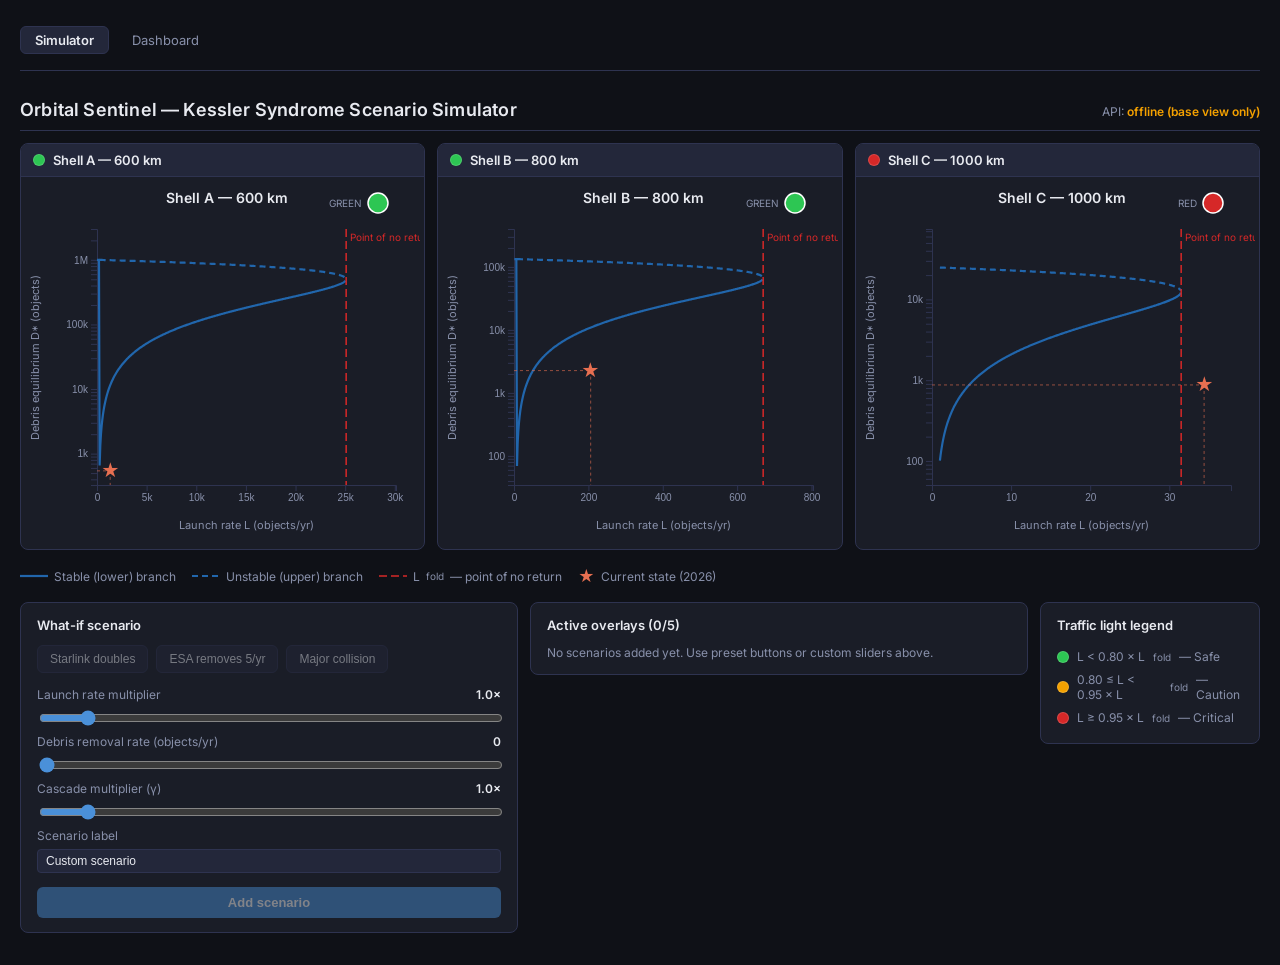
<file: frontend/index.html>
<!DOCTYPE html>
<html lang="en">
<head>
  <meta charset="UTF-8" />
  <meta name="viewport" content="width=device-width, initial-scale=1.0" />
  <title>Orbital Sentinel — Kessler Scenario Simulator</title>
  <link rel="stylesheet" href="styles.css" />

  <!--
    No CDN dependencies — all scripts bundled locally for offline demo day.
    Vendor files live in frontend/vendor/ (see README for download instructions).
    Fallback: if vendor/ is missing, CDN links below are used automatically.
  -->

  <!-- D3 v7 -->
  <script>
    // Try local first; on error the onerror handler loads from CDN.
    // This makes the page work both offline (vendor/) and with just a browser.
  </script>
  <script src="vendor/d3.v7.min.js" onerror="
    var s=document.createElement('script');
    s.src='https://cdn.jsdelivr.net/npm/d3@7/dist/d3.min.js';
    document.head.appendChild(s);
  "></script>

  <!-- React 18 + ReactDOM (development builds — small, readable errors) -->
  <script src="vendor/react.development.js" onerror="
    var s=document.createElement('script');
    s.src='https://unpkg.com/react@18/umd/react.development.js';
    document.head.appendChild(s);
  "></script>
  <script src="vendor/react-dom.development.js" onerror="
    var s=document.createElement('script');
    s.src='https://unpkg.com/react-dom@18/umd/react-dom.development.js';
    document.head.appendChild(s);
  "></script>

  <!-- Babel standalone (transpiles JSX in-browser — fine for demo day) -->
  <script src="vendor/babel.min.js" onerror="
    var s=document.createElement('script');
    s.src='https://unpkg.com/@babel/standalone/babel.min.js';
    document.head.appendChild(s);
  "></script>

  <!-- Google Fonts (Inter) — gracefully degrades to system-ui if offline -->
  <link rel="preconnect" href="https://fonts.googleapis.com" />
  <link href="https://fonts.googleapis.com/css2?family=Inter:wght@400;600&display=swap"
        rel="stylesheet" crossorigin />
</head>
<body>

  <div id="root">
    <div class="loading">Loading…</div>
  </div>

  <!-- D3 chart component (plain JS, no JSX) -->
  <script src="chart.js"></script>

  <!-- React application (JSX, transpiled by Babel) -->
  <script type="text/babel" src="app.jsx"></script>

</body>
</html>
</file>
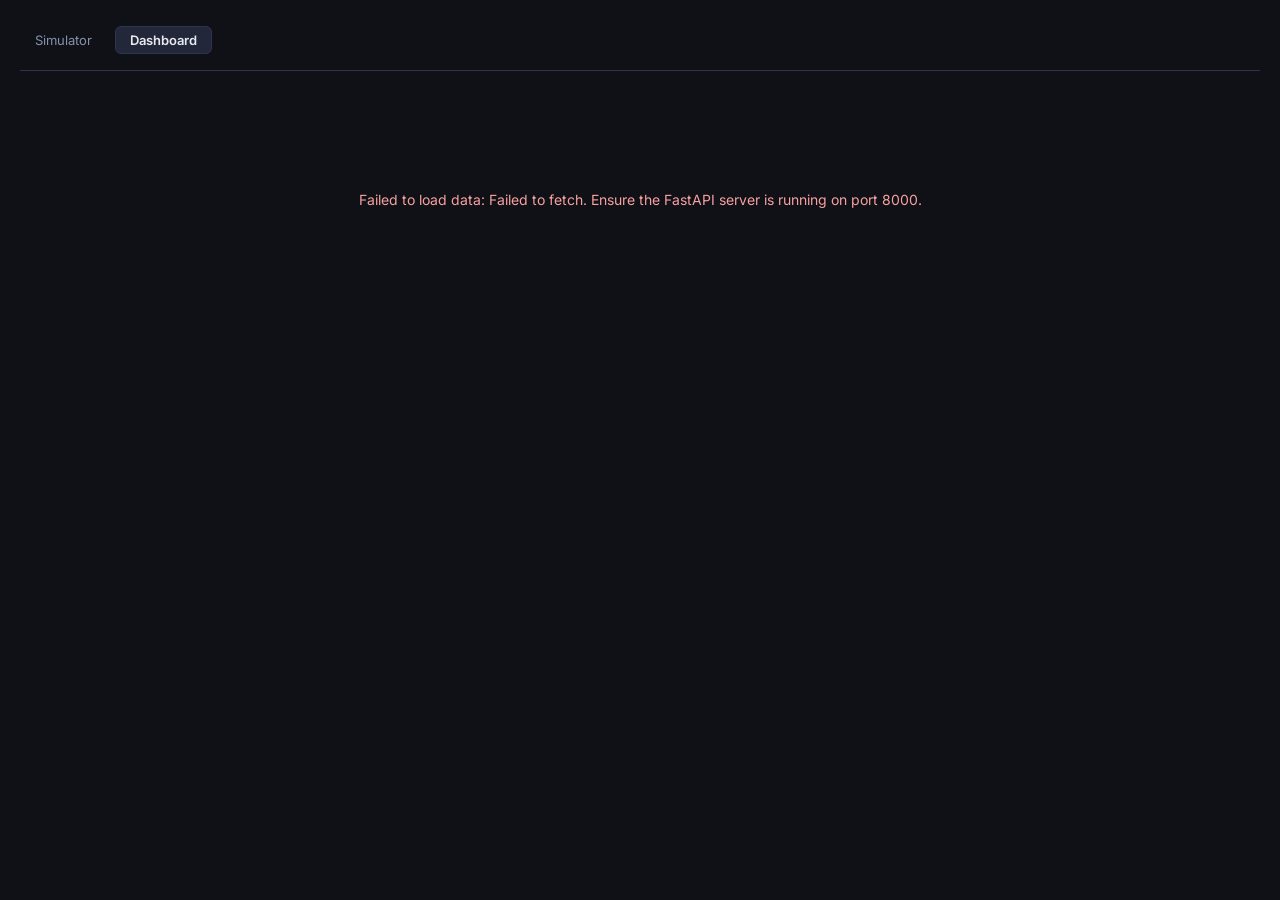
<file: frontend/dashboard.html>
<!DOCTYPE html>
<html lang="en">
<head>
  <meta charset="UTF-8" />
  <meta name="viewport" content="width=device-width, initial-scale=1.0" />
  <title>Orbital Sentinel — Early Warning Dashboard</title>
  <link rel="stylesheet" href="styles.css" />
  <link rel="stylesheet" href="dashboard.css" />
  <link rel="preconnect" href="https://fonts.googleapis.com" />
  <link href="https://fonts.googleapis.com/css2?family=Inter:wght@400;600;700&display=swap"
        rel="stylesheet" crossorigin />

  <script src="vendor/d3.v7.min.js" onerror="
    var s=document.createElement('script');
    s.src='https://cdn.jsdelivr.net/npm/d3@7/dist/d3.min.js';
    document.head.appendChild(s);
  "></script>
  <script src="vendor/react.development.js" onerror="
    var s=document.createElement('script');
    s.src='https://unpkg.com/react@18/umd/react.development.js';
    document.head.appendChild(s);
  "></script>
  <script src="vendor/react-dom.development.js" onerror="
    var s=document.createElement('script');
    s.src='https://unpkg.com/react-dom@18/umd/react-dom.development.js';
    document.head.appendChild(s);
  "></script>
  <script src="vendor/babel.min.js" onerror="
    var s=document.createElement('script');
    s.src='https://unpkg.com/@babel/standalone/babel.min.js';
    document.head.appendChild(s);
  "></script>
</head>
<body>
  <div id="root"><div class="loading">Loading…</div></div>
  <script type="text/babel" src="dashboard.jsx"></script>
</body>
</html>
</file>
<file: frontend/styles.css>
/* ============================================================
   Orbital Sentinel — Module 2 Scenario Simulator
   styles.css
   ============================================================ */

*, *::before, *::after { box-sizing: border-box; }

:root {
  --bg:       #0f1117;
  --bg2:      #1a1d27;
  --bg3:      #23273a;
  --border:   #2e3350;
  --text:     #e8eaf0;
  --text-dim: #8890aa;
  --accent:   #4a90d9;
  --green:    #2DC653;
  --amber:    #F4A100;
  --red:      #D62828;
  --font:     "Inter", system-ui, sans-serif;
}

html, body {
  margin: 0; padding: 0;
  background: var(--bg);
  color: var(--text);
  font-family: var(--font);
  font-size: 14px;
  min-height: 100vh;
}

/* ---- Nav bar (shared across all pages) ---- */
.nav-bar {
  display: flex;
  gap: 8px;
  padding: 10px 0 16px;
  border-bottom: 1px solid var(--border);
  margin-bottom: 16px;
}
.nav-bar a {
  color: var(--text-dim);
  text-decoration: none;
  font-size: 13px;
  padding: 5px 14px;
  border-radius: 6px;
  border: 1px solid transparent;
  transition: all 0.15s;
}
.nav-bar a:hover  { color: var(--text); background: var(--bg3); }
.nav-bar a.active { color: var(--text); border-color: var(--border); background: var(--bg3); font-weight: 600; }

/* ---- App layout ---- */

.app {
  display: flex;
  flex-direction: column;
  gap: 12px;
  padding: 16px 20px 32px;
  max-width: 1600px;
  margin: 0 auto;
}

.app-header {
  display: flex;
  align-items: baseline;
  gap: 16px;
  padding-bottom: 10px;
  border-bottom: 1px solid var(--border);
}

.app-header h1 {
  margin: 0;
  font-size: 18px;
  font-weight: 600;
  letter-spacing: 0.01em;
}

.api-status {
  margin-left: auto;
  font-size: 12px;
  color: var(--text-dim);
}
.api-ok  { color: var(--green); font-weight: 600; }
.api-down{ color: var(--amber); font-weight: 600; }

/* ---- Charts row ---- */

.charts-row {
  display: grid;
  grid-template-columns: repeat(3, 1fr);
  gap: 12px;
}

.shell-panel {
  background: var(--bg2);
  border: 1px solid var(--border);
  border-radius: 8px;
  overflow: hidden;
}

.shell-header {
  display: flex;
  align-items: center;
  gap: 8px;
  padding: 8px 12px;
  background: var(--bg3);
  border-bottom: 1px solid var(--border);
}

.shell-title {
  font-size: 13px;
  font-weight: 600;
}

.chart-container {
  padding: 4px 4px 8px;
}

.chart-container svg { display: block; width: 100%; }

/* ---- D3 text styles ---- */

.chart-title {
  font-size: 14px;
  font-weight: 600;
  fill: var(--text);
}

.axis-label {
  font-size: 11px;
  fill: var(--text-dim);
}

.fold-label {
  font-size: 10px;
  fill: var(--red);
}

.traffic-label {
  font-size: 10px;
  fill: var(--text-dim);
}

.x-axis text, .y-axis text { fill: var(--text-dim); font-size: 10px; }
.x-axis path, .x-axis line,
.y-axis path, .y-axis line { stroke: var(--border); }

/* ---- Legend row ---- */

.legend-row {
  display: flex;
  flex-wrap: wrap;
  gap: 16px;
  font-size: 12px;
  color: var(--text-dim);
  padding: 4px 0;
}

.legend-item {
  display: flex;
  align-items: center;
  gap: 6px;
}

/* ---- Control panel ---- */

.control-panel {
  display: grid;
  grid-template-columns: 1fr 1fr 220px;
  gap: 12px;
  align-items: start;
}

.panel-section {
  background: var(--bg2);
  border: 1px solid var(--border);
  border-radius: 8px;
  padding: 14px 16px;
}

.panel-section h3 {
  margin: 0 0 12px;
  font-size: 13px;
  font-weight: 600;
  color: var(--text);
}

/* ---- Preset buttons ---- */

.presets {
  display: flex;
  flex-wrap: wrap;
  gap: 8px;
  margin-bottom: 14px;
}

.btn-preset {
  background: var(--bg3);
  color: var(--text);
  border: 1px solid var(--border);
  border-radius: 6px;
  padding: 6px 12px;
  font-size: 12px;
  cursor: pointer;
  transition: background 0.15s;
}
.btn-preset:hover:not(:disabled) { background: #2e3350; }
.btn-preset:disabled { opacity: 0.45; cursor: not-allowed; }

/* ---- Parameter grid ---- */

.params-grid {
  display: grid;
  grid-template-columns: 1fr;
  gap: 6px;
  margin-bottom: 14px;
}

.params-grid label {
  display: flex;
  justify-content: space-between;
  font-size: 12px;
  color: var(--text-dim);
}

.param-value {
  color: var(--text);
  font-weight: 600;
  min-width: 40px;
  text-align: right;
}

.params-grid input[type="range"] {
  width: 100%;
  accent-color: var(--accent);
}

.label-input {
  width: 100%;
  background: var(--bg3);
  border: 1px solid var(--border);
  border-radius: 4px;
  color: var(--text);
  padding: 4px 8px;
  font-size: 12px;
}

/* ---- Compute button ---- */

.btn-compute {
  width: 100%;
  background: var(--accent);
  color: #fff;
  border: none;
  border-radius: 6px;
  padding: 8px 0;
  font-size: 13px;
  font-weight: 600;
  cursor: pointer;
  transition: background 0.15s;
}
.btn-compute:hover:not(:disabled) { background: #3a7bc8; }
.btn-compute:disabled { opacity: 0.45; cursor: not-allowed; }

/* ---- Toast error ---- */

.toast-error {
  margin-top: 8px;
  background: #3d1515;
  border: 1px solid var(--red);
  border-radius: 4px;
  padding: 6px 10px;
  font-size: 11px;
  color: #f8a0a0;
}

/* ---- Scenarios list ---- */

.no-scenarios {
  font-size: 12px;
  color: var(--text-dim);
  margin: 0;
}

.scenario-item {
  display: flex;
  align-items: center;
  gap: 8px;
  padding: 6px 0;
  border-bottom: 1px solid var(--border);
}

.scenario-item:last-of-type { border-bottom: none; }

.scenario-swatch {
  width: 12px;
  height: 12px;
  border-radius: 50%;
  flex-shrink: 0;
}

.scenario-label {
  flex: 1;
  font-size: 12px;
  white-space: nowrap;
  overflow: hidden;
  text-overflow: ellipsis;
}

.scenario-lights {
  display: flex;
  gap: 4px;
}

.btn-remove {
  background: none;
  border: none;
  color: var(--text-dim);
  cursor: pointer;
  font-size: 13px;
  padding: 0 2px;
  line-height: 1;
}
.btn-remove:hover { color: var(--red); }

.btn-clear-all {
  margin-top: 10px;
  width: 100%;
  background: var(--red);
  color: #fff;
  border: none;
  border-radius: 6px;
  padding: 7px 0;
  font-size: 12px;
  font-weight: 600;
  cursor: pointer;
  transition: background 0.15s;
}
.btn-clear-all:hover { background: #b02020; }

/* ---- Traffic-light indicator ---- */

.traffic-light {
  display: inline-block;
  width: 12px;
  height: 12px;
  border-radius: 50%;
  border: 1px solid rgba(255,255,255,0.15);
  flex-shrink: 0;
}

/* ---- Traffic-light legend ---- */

.tl-legend .tl-row {
  display: flex;
  align-items: center;
  gap: 8px;
  font-size: 12px;
  color: var(--text-dim);
  padding: 4px 0;
}

/* ---- Tooltip ---- */

.tooltip {
  position: fixed;
  background: var(--bg3);
  border: 1px solid var(--border);
  border-radius: 6px;
  padding: 8px 12px;
  font-size: 12px;
  color: var(--text);
  pointer-events: none;
  z-index: 1000;
  max-width: 220px;
  line-height: 1.5;
}

.tl-green { color: var(--green); font-weight: 700; }
.tl-amber { color: var(--amber); font-weight: 700; }
.tl-red   { color: var(--red);   font-weight: 700; }

/* ---- Loading / error states ---- */

.loading, .error-banner {
  display: flex;
  justify-content: center;
  align-items: center;
  height: 200px;
  font-size: 14px;
  color: var(--text-dim);
}

.error-banner { color: #f8a0a0; }

/* ---- Responsive (demo laptop) ---- */

@media (max-width: 1100px) {
  .charts-row { grid-template-columns: 1fr 1fr; }
  .control-panel { grid-template-columns: 1fr 1fr; }
}

@media (max-width: 700px) {
  .charts-row { grid-template-columns: 1fr; }
  .control-panel { grid-template-columns: 1fr; }
}
</file>
<file: frontend/dashboard.css>
/* ============================================================
   Orbital Sentinel — Early Warning Dashboard
   dashboard.css  (extends styles.css variables)
   ============================================================ */

/* ---- Dashboard header ---- */
.dash-header { margin-bottom: 24px; }
.dash-header h1 { margin: 0 0 4px; font-size: 22px; font-weight: 700; }
.dash-header .subtitle { color: var(--text-dim); font-size: 13px; margin: 0 0 6px; }
.dash-header .explainer {
  font-size: 12px;
  color: var(--text-dim);
  padding: 6px 12px;
  background: var(--bg2);
  border: 1px solid var(--border);
  border-radius: 6px;
  display: inline-block;
}
.dash-header .timestamp { font-size: 11px; color: var(--text-dim); margin-top: 6px; }

/* ---- Loading state ---- */
.dash-loading {
  display: flex;
  flex-direction: column;
  align-items: center;
  justify-content: center;
  gap: 16px;
  height: 340px;
  color: var(--text-dim);
}
.spinner {
  width: 36px; height: 36px;
  border: 3px solid var(--border);
  border-top-color: var(--accent);
  border-radius: 50%;
  animation: spin 0.8s linear infinite;
}
@keyframes spin { to { transform: rotate(360deg); } }

/* ---- Cache warning banner ---- */
.cache-banner {
  background: #2a2000;
  border: 1px solid var(--amber);
  border-radius: 6px;
  padding: 8px 14px;
  font-size: 12px;
  color: #f4d03f;
  margin-bottom: 16px;
}

/* ---- Section titles ---- */
.section-title {
  font-size: 15px;
  font-weight: 600;
  margin: 28px 0 14px;
  padding-bottom: 6px;
  border-bottom: 1px solid var(--border);
}

/* ---- Section 1: Status cards ---- */
.status-cards {
  display: grid;
  grid-template-columns: repeat(3, 1fr);
  gap: 14px;
}

.status-card {
  border-radius: 10px;
  border-width: 2px;
  border-style: solid;
  padding: 18px 20px;
  display: flex;
  flex-direction: column;
  gap: 12px;
}
.status-card.green { border-color: #2DC653; background: #0a1f10; }
.status-card.amber { border-color: #F4A100; background: #1f1500; }
.status-card.red   { border-color: #D62828; background: #1f0808; }

.card-header {
  display: flex;
  align-items: center;
  gap: 12px;
}
.card-tl-dot {
  width: 28px; height: 28px;
  border-radius: 50%;
  flex-shrink: 0;
  border: 2px solid rgba(255,255,255,0.15);
}
.card-shell-name { font-size: 15px; font-weight: 700; }
.card-status-text { font-size: 12px; color: var(--text-dim); }

/* Progress bar */
.progress-wrap { display: flex; flex-direction: column; gap: 4px; }
.progress-label {
  display: flex;
  justify-content: space-between;
  font-size: 11px;
  color: var(--text-dim);
}
.progress-bar-bg {
  height: 8px;
  background: var(--bg3);
  border-radius: 4px;
  overflow: visible;
  position: relative;
}
.progress-bar-fill {
  height: 100%;
  border-radius: 4px;
  transition: width 0.4s ease;
  max-width: 100%;
}
.progress-bar-fill.green { background: #2DC653; }
.progress-bar-fill.amber { background: #F4A100; }
.progress-bar-fill.red   { background: #D62828; }
/* Past-fold indicator */
.progress-bar-overflow {
  position: absolute;
  top: 0; right: 0;
  height: 100%;
  width: 6px;
  background: #ff4444;
  border-radius: 0 4px 4px 0;
  animation: pulse 1s ease-in-out infinite alternate;
}
@keyframes pulse { from { opacity: 0.5; } to { opacity: 1; } }

/* Stats grid */
.stats-grid {
  display: grid;
  grid-template-columns: 1fr 1fr;
  gap: 8px 16px;
}
.stat-item { display: flex; flex-direction: column; gap: 2px; }
.stat-label { font-size: 10px; color: var(--text-dim); text-transform: uppercase; letter-spacing: 0.04em; }
.stat-value { font-size: 15px; font-weight: 600; font-variant-numeric: tabular-nums; }
.stat-unit  { font-size: 10px; color: var(--text-dim); }
.trend-up   { color: var(--red); }
.trend-down { color: var(--green); }
.trend-stable { color: var(--text-dim); }

/* Interpretation line */
.card-interp {
  font-size: 12px;
  color: var(--text-dim);
  font-style: italic;
  border-top: 1px solid rgba(255,255,255,0.06);
  padding-top: 8px;
}

/* ---- Section 2: Indicator charts ---- */
.indicator-grid {
  display: grid;
  grid-template-columns: repeat(3, 1fr);
  gap: 14px;
}

.indicator-col { display: flex; flex-direction: column; gap: 10px; }
.indicator-col-title {
  font-size: 13px;
  font-weight: 600;
  text-align: center;
  padding: 6px;
  background: var(--bg3);
  border-radius: 6px;
  border: 1px solid var(--border);
}

.indicator-chart-card {
  background: var(--bg2);
  border: 1px solid var(--border);
  border-radius: 8px;
  padding: 10px;
}
.indicator-chart-card h4 {
  margin: 0 0 6px;
  font-size: 11px;
  font-weight: 600;
  color: var(--text-dim);
  text-transform: uppercase;
  letter-spacing: 0.05em;
}
.indicator-chart-card .annotation {
  font-size: 10px;
  color: var(--text-dim);
  font-style: italic;
  margin-top: 4px;
}

/* ---- Section 3: Explainer ---- */
.explainer-grid {
  display: grid;
  grid-template-columns: 1fr 1fr;
  gap: 14px;
}
.explainer-card {
  background: var(--bg2);
  border: 1px solid var(--border);
  border-radius: 8px;
  padding: 16px 20px;
}
.explainer-card h3 { margin: 0 0 10px; font-size: 13px; font-weight: 600; }
.explainer-card p, .explainer-card li {
  font-size: 12px;
  color: var(--text-dim);
  line-height: 1.65;
  margin: 0 0 6px;
}
.explainer-card ul { padding-left: 16px; margin: 0; }
.tl-line { display: flex; align-items: flex-start; gap: 8px; margin-bottom: 8px; }
.tl-dot-sm {
  width: 12px; height: 12px; border-radius: 50%; flex-shrink: 0; margin-top: 2px;
  border: 1px solid rgba(255,255,255,0.15);
}

/* ---- Section 4: Shell C alert ---- */
.alert-panel {
  background: #1f0808;
  border: 2px solid var(--red);
  border-radius: 10px;
  padding: 20px 24px;
  margin-top: 28px;
}
.alert-panel h2 {
  margin: 0 0 10px;
  font-size: 16px;
  font-weight: 700;
  color: #ff6b6b;
}
.alert-panel p {
  font-size: 13px;
  color: var(--text-dim);
  line-height: 1.7;
  margin: 0 0 10px;
}
.alert-link {
  color: var(--accent);
  text-decoration: none;
  font-size: 13px;
  font-weight: 600;
}
.alert-link:hover { text-decoration: underline; }

/* ---- Research prototype badge ---- */
.prototype-badge {
  display: inline-block;
  font-size: 10px;
  color: var(--amber);
  border: 1px solid var(--amber);
  border-radius: 4px;
  padding: 2px 7px;
  margin-left: 10px;
  vertical-align: middle;
  opacity: 0.8;
  text-transform: uppercase;
  letter-spacing: 0.05em;
}

/* ---- Responsive ---- */
@media (max-width: 1100px) {
  .status-cards, .indicator-grid { grid-template-columns: 1fr 1fr; }
  .explainer-grid { grid-template-columns: 1fr; }
}
@media (max-width: 700px) {
  .status-cards, .indicator-grid { grid-template-columns: 1fr; }
}
</file>
